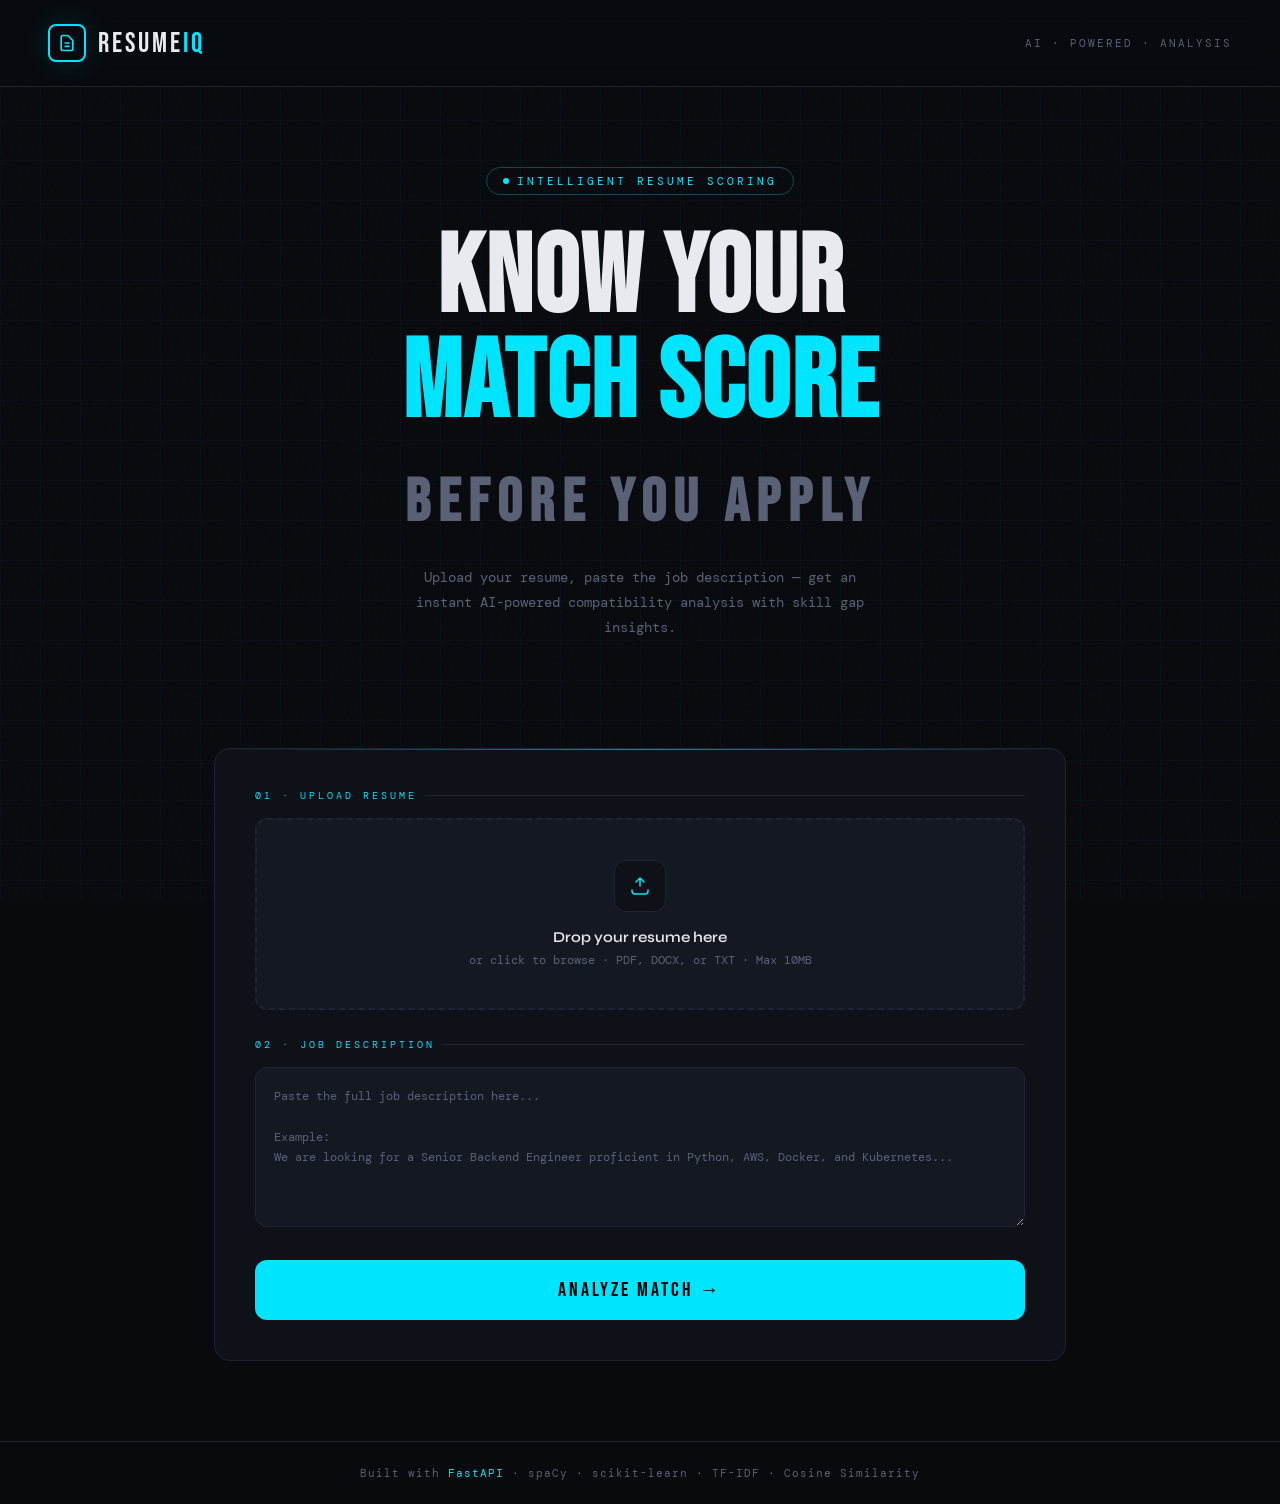
<file: index.html>
<!DOCTYPE html>
<html lang="en">
<head>
  <meta charset="UTF-8" />
  <meta name="viewport" content="width=device-width, initial-scale=1.0" />
  <meta name="description" content="ResumeIQ — AI-powered resume scoring. Upload your resume, paste the job description, get an instant compatibility analysis." />
  <meta name="keywords" content="resume, job match, AI resume analyzer, resume score, career" />
  <meta name="author" content="ResumeIQ" />
  <meta name="theme-color" content="#080a0e" />
  <title>ResumeIQ — AI Resume Matcher</title>
  <link rel="preconnect" href="https://fonts.googleapis.com" />
  <link rel="preconnect" href="https://fonts.gstatic.com" crossorigin />
  <link href="https://fonts.googleapis.com/css2?family=Bebas+Neue&family=DM+Mono:wght@300;400;500&family=Syne:wght@400;600;800&display=swap" rel="stylesheet" />
  <link rel="stylesheet" href="static/css/styles.css" />
</head>
<body>

<!-- ── HEADER ── -->
<header>
  <div class="logo">
    <div class="logo-icon">
      <svg viewBox="0 0 24 24" fill="none" stroke="currentColor" stroke-width="2" style="stroke: #00e5ff" aria-hidden="true">
        <path d="M9 12h6m-6 4h6m2 5H7a2 2 0 01-2-2V5a2 2 0 012-2h5.586a1 1 0 01.707.293l5.414 5.414A1 1 0 0119 9.414V19a2 2 0 01-2 2z"/>
      </svg>
    </div>
    <span class="logo-text">Resume<span>IQ</span></span>
  </div>
  <span class="header-tag">AI · POWERED · ANALYSIS</span>
</header>

<!-- ── HERO ── -->
<section class="hero">
  <div class="hero-label">Intelligent Resume Scoring</div>
  <h1>
    KNOW YOUR<br>
    <span class="line2">MATCH SCORE</span><br>
    <span class="line3">BEFORE YOU APPLY</span>
  </h1>
  <p>Upload your resume, paste the job description — get an instant AI-powered compatibility analysis with skill gap insights.</p>
</section>

<!-- ── FORM ── -->
<div class="main-card">
  <div class="card">
    <div class="section-label">01 · Upload Resume</div>

    <div class="upload-zone" id="uploadZone">
      <input type="file" id="resumeFile" accept=".pdf,.docx,.txt" aria-label="Upload resume (PDF, DOCX, or TXT)" />
      <div class="upload-icon">
        <svg viewBox="0 0 24 24" fill="none" stroke-width="1.5" stroke-linecap="round" stroke-linejoin="round" aria-hidden="true">
          <path d="M4 16v1a3 3 0 003 3h10a3 3 0 003-3v-1M12 12V4M8 8l4-4 4 4"/>
        </svg>
      </div>
      <div class="upload-title">Drop your resume here</div>
      <div class="upload-sub">or click to browse · PDF, DOCX, or TXT · Max 10MB</div>
    </div>

    <div class="file-selected" id="fileSelected">
      <svg width="14" height="14" viewBox="0 0 24 24" fill="none" stroke="currentColor" stroke-width="2" aria-hidden="true"><polyline points="20 6 9 17 4 12"/></svg>
      <span id="fileName">file.pdf</span>
    </div>

    <div class="section-label" style="margin-top: 28px;">02 · Job Description</div>

    <textarea class="jd-textarea" id="jobDesc" placeholder="Paste the full job description here...&#10;&#10;Example:&#10;We are looking for a Senior Backend Engineer proficient in Python, AWS, Docker, and Kubernetes..." aria-label="Job description"></textarea>

    <button type="button" class="submit-btn" id="analyzeBtn" onclick="analyzeResume()">
      <span class="btn-text">ANALYZE MATCH →</span>
      <span class="btn-loading" aria-live="polite">⟳ ANALYZING...</span>
    </button>

    <div class="error-box" id="errorBox" role="alert">
      <svg width="16" height="16" viewBox="0 0 24 24" fill="none" stroke="currentColor" stroke-width="2" aria-hidden="true"><circle cx="12" cy="12" r="10"/><line x1="12" y1="8" x2="12" y2="12"/><line x1="12" y1="16" x2="12.01" y2="16"/></svg>
      <span id="errorMsg"></span>
    </div>

    <div id="results" aria-live="polite">
      <div class="score-hero">
        <div class="score-ring">
          <svg viewBox="0 0 100 100" aria-hidden="true">
            <circle class="track" cx="50" cy="50" r="45"/>
            <circle class="fill" id="ringFill" cx="50" cy="50" r="45"/>
          </svg>
          <div class="score-center">
            <span class="score-number" id="scoreNum">0</span>
            <span class="score-pct">%</span>
          </div>
        </div>
        <div class="score-meta">
          <h2 id="scoreTitle">Analyzing...</h2>
          <p id="scoreDesc">Processing your resume against the job description.</p>
          <div class="score-badges">
            <span id="scoreBadge"></span>
            <span id="roleSuitability" class="role-suitability-badge"></span>
          </div>
        </div>
      </div>

      <div class="section-label">Score Breakdown</div>
      <div class="breakdown-grid">
        <div class="metric-card">
          <div class="metric-header">
            <span class="metric-name">TF-IDF Cosine</span>
            <span class="metric-value" id="m-cosine">0%</span>
          </div>
          <div class="metric-bar"><div class="metric-bar-fill bar-cosine" id="b-cosine"></div></div>
        </div>
        <div class="metric-card">
          <div class="metric-header">
            <span class="metric-name">Skill Overlap</span>
            <span class="metric-value" id="m-skill">0%</span>
          </div>
          <div class="metric-bar"><div class="metric-bar-fill bar-skill" id="b-skill"></div></div>
        </div>
        <div class="metric-card">
          <div class="metric-header">
            <span class="metric-name">Experience Match</span>
            <span class="metric-value" id="m-exp">0%</span>
          </div>
          <div class="metric-bar"><div class="metric-bar-fill bar-exp" id="b-exp"></div></div>
        </div>
        <div class="metric-card">
          <div class="metric-header">
            <span class="metric-name">Keyword Density</span>
            <span class="metric-value" id="m-density">0%</span>
          </div>
          <div class="metric-bar"><div class="metric-bar-fill bar-density" id="b-density"></div></div>
        </div>
      </div>

      <div class="weight-info">
        <span style="font-size:11px; color: var(--muted); margin-right:4px;">WEIGHTS:</span>
        <span class="weight-item"><span class="weight-dot" style="background:#00e5ff"></span>Cosine 40%</span>
        <span class="weight-item"><span class="weight-dot" style="background:#a259ff"></span>Skills 25%</span>
        <span class="weight-item"><span class="weight-dot" style="background:#ff6b35"></span>Experience 20%</span>
        <span class="weight-item"><span class="weight-dot" style="background:#00e676"></span>Density 15%</span>
      </div>

      <div class="section-label" style="margin-top:28px;">Skills Analysis</div>
      <div class="skills-grid">
        <div class="skills-panel">
          <div class="skills-panel-title matched"><span class="dot dot-matched"></span>Matched Skills</div>
          <div id="matchedSkills"></div>
        </div>
        <div class="skills-panel">
          <div class="skills-panel-title missing"><span class="dot dot-missing"></span>Missing Skills</div>
          <div id="missingSkills"></div>
        </div>
      </div>

      <div class="section-label" style="margin-top:28px;">Keywords to Add</div>
      <div class="keywords-panel">
        <p class="keywords-desc">Important keywords from the job description not found in your resume:</p>
        <div id="missingKeywords"></div>
      </div>

      <div class="section-label" style="margin-top:28px;">Improvement Suggestions</div>
      <div class="suggestions-grid">
        <div class="suggestion-card">
          <div class="suggestion-header"><span class="suggestion-icon">✦</span><h3>Skills to Add</h3></div>
          <ul id="skillsToAdd"></ul>
        </div>
        <div class="suggestion-card">
          <div class="suggestion-header"><span class="suggestion-icon">◆</span><h3>Tools & Technologies to Learn</h3></div>
          <ul id="toolsToLearn"></ul>
        </div>
        <div class="suggestion-card">
          <div class="suggestion-header"><span class="suggestion-icon">▲</span><h3>Resume Improvements</h3></div>
          <ul id="resumeImprovements"></ul>
        </div>
      </div>
    </div>
  </div>
</div>

<footer>Built with <span>FastAPI</span> · spaCy · scikit-learn · TF-IDF · Cosine Similarity</footer>

<script src="static/js/main.js"></script>
</body>
</html>
</file>
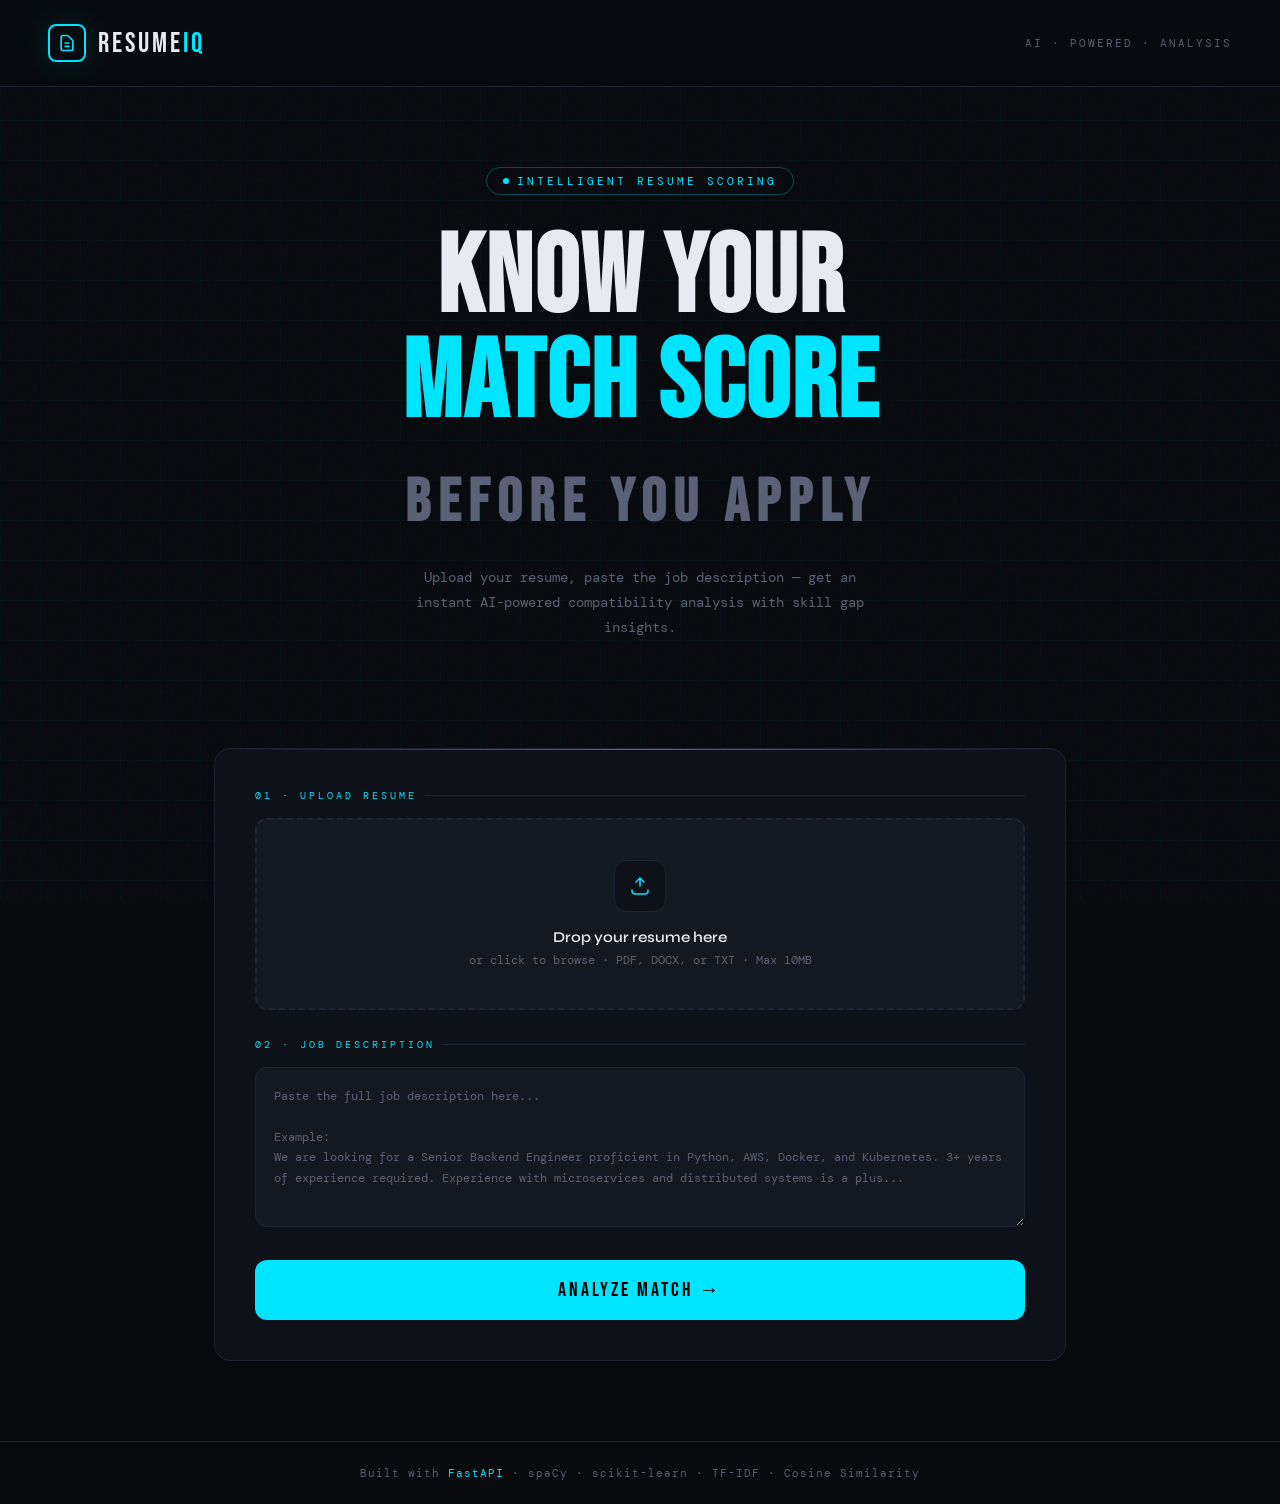
<file: static/index.html>
<!DOCTYPE html>
<html lang="en">
<head>
  <meta charset="UTF-8" />
  <meta name="viewport" content="width=device-width, initial-scale=1.0" />
  <meta name="description" content="ResumeIQ — AI-powered resume scoring. Upload your resume, paste the job description, get an instant compatibility analysis with skill gap insights." />
  <meta name="keywords" content="resume, job match, AI resume analyzer, resume score, career, job application" />
  <meta name="author" content="ResumeIQ" />
  <meta name="theme-color" content="#080a0e" />
  <title>ResumeIQ — AI Resume Matcher</title>
  <link rel="preconnect" href="https://fonts.googleapis.com" />
  <link rel="preconnect" href="https://fonts.gstatic.com" crossorigin />
  <link href="https://fonts.googleapis.com/css2?family=Bebas+Neue&family=DM+Mono:wght@300;400;500&family=Syne:wght@400;600;800&display=swap" rel="stylesheet" />
  <link rel="stylesheet" href="/static/css/styles.css" />
</head>
<body>

<!-- ── HEADER ── -->
<header>
  <div class="logo">
    <div class="logo-icon">
      <svg viewBox="0 0 24 24" fill="none" stroke="currentColor" stroke-width="2" style="stroke: #00e5ff" aria-hidden="true">
        <path d="M9 12h6m-6 4h6m2 5H7a2 2 0 01-2-2V5a2 2 0 012-2h5.586a1 1 0 01.707.293l5.414 5.414A1 1 0 0119 9.414V19a2 2 0 01-2 2z"/>
      </svg>
    </div>
    <span class="logo-text">Resume<span>IQ</span></span>
  </div>
  <span class="header-tag">AI · POWERED · ANALYSIS</span>
</header>

<!-- ── HERO ── -->
<section class="hero">
  <div class="hero-label">Intelligent Resume Scoring</div>
  <h1>
    KNOW YOUR<br>
    <span class="line2">MATCH SCORE</span><br>
    <span class="line3">BEFORE YOU APPLY</span>
  </h1>
  <p>Upload your resume, paste the job description — get an instant AI-powered compatibility analysis with skill gap insights.</p>
</section>

<!-- ── FORM ── -->
<div class="main-card">
  <div class="card">
    <div class="section-label">01 · Upload Resume</div>

    <div class="upload-zone" id="uploadZone">
      <input type="file" id="resumeFile" accept=".pdf,.docx,.txt" aria-label="Upload resume (PDF, DOCX, or TXT)" />
      <div class="upload-icon">
        <svg viewBox="0 0 24 24" fill="none" stroke-width="1.5" stroke-linecap="round" stroke-linejoin="round" aria-hidden="true">
          <path d="M4 16v1a3 3 0 003 3h10a3 3 0 003-3v-1M12 12V4M8 8l4-4 4 4"/>
        </svg>
      </div>
      <div class="upload-title">Drop your resume here</div>
      <div class="upload-sub">or click to browse · PDF, DOCX, or TXT · Max 10MB</div>
    </div>

    <div class="file-selected" id="fileSelected">
      <svg width="14" height="14" viewBox="0 0 24 24" fill="none" stroke="currentColor" stroke-width="2" aria-hidden="true"><polyline points="20 6 9 17 4 12"/></svg>
      <span id="fileName">file.pdf</span>
    </div>

    <div class="section-label" style="margin-top: 28px;">02 · Job Description</div>

    <textarea
      class="jd-textarea"
      id="jobDesc"
      placeholder="Paste the full job description here...

Example:
We are looking for a Senior Backend Engineer proficient in Python, AWS, Docker, and Kubernetes. 3+ years of experience required. Experience with microservices and distributed systems is a plus..."
      aria-label="Job description"
    ></textarea>

    <button type="button" class="submit-btn" id="analyzeBtn" onclick="analyzeResume()">
      <span class="btn-text">ANALYZE MATCH →</span>
      <span class="btn-loading" aria-live="polite">⟳ ANALYZING...</span>
    </button>

    <div class="error-box" id="errorBox" role="alert">
      <svg width="16" height="16" viewBox="0 0 24 24" fill="none" stroke="currentColor" stroke-width="2" aria-hidden="true"><circle cx="12" cy="12" r="10"/><line x1="12" y1="8" x2="12" y2="12"/><line x1="12" y1="16" x2="12.01" y2="16"/></svg>
      <span id="errorMsg"></span>
    </div>

    <!-- ── RESULTS ── -->
    <div id="results" aria-live="polite">
      <div class="score-hero">
        <div class="score-ring">
          <svg viewBox="0 0 100 100" aria-hidden="true">
            <circle class="track" cx="50" cy="50" r="45"/>
            <circle class="fill" id="ringFill" cx="50" cy="50" r="45"/>
          </svg>
          <div class="score-center">
            <span class="score-number" id="scoreNum">0</span>
            <span class="score-pct">%</span>
          </div>
        </div>
        <div class="score-meta">
          <h2 id="scoreTitle">Analyzing...</h2>
          <p id="scoreDesc">Processing your resume against the job description.</p>
          <div class="score-badges">
            <span id="scoreBadge"></span>
            <span id="roleSuitability" class="role-suitability-badge"></span>
          </div>
        </div>
      </div>

      <div class="section-label">Score Breakdown</div>
      <div class="breakdown-grid">
        <div class="metric-card">
          <div class="metric-header">
            <span class="metric-name">TF-IDF Cosine</span>
            <span class="metric-value" id="m-cosine">0%</span>
          </div>
          <div class="metric-bar"><div class="metric-bar-fill bar-cosine" id="b-cosine"></div></div>
        </div>
        <div class="metric-card">
          <div class="metric-header">
            <span class="metric-name">Skill Overlap</span>
            <span class="metric-value" id="m-skill">0%</span>
          </div>
          <div class="metric-bar"><div class="metric-bar-fill bar-skill" id="b-skill"></div></div>
        </div>
        <div class="metric-card">
          <div class="metric-header">
            <span class="metric-name">Experience Match</span>
            <span class="metric-value" id="m-exp">0%</span>
          </div>
          <div class="metric-bar"><div class="metric-bar-fill bar-exp" id="b-exp"></div></div>
        </div>
        <div class="metric-card">
          <div class="metric-header">
            <span class="metric-name">Keyword Density</span>
            <span class="metric-value" id="m-density">0%</span>
          </div>
          <div class="metric-bar"><div class="metric-bar-fill bar-density" id="b-density"></div></div>
        </div>
      </div>

      <div class="weight-info">
        <span style="font-size:11px; color: var(--muted); margin-right:4px;">WEIGHTS:</span>
        <span class="weight-item"><span class="weight-dot" style="background:#00e5ff"></span>Cosine 40%</span>
        <span class="weight-item"><span class="weight-dot" style="background:#a259ff"></span>Skills 25%</span>
        <span class="weight-item"><span class="weight-dot" style="background:#ff6b35"></span>Experience 20%</span>
        <span class="weight-item"><span class="weight-dot" style="background:#00e676"></span>Density 15%</span>
      </div>

      <div class="section-label" style="margin-top:28px;">Skills Analysis</div>
      <div class="skills-grid">
        <div class="skills-panel">
          <div class="skills-panel-title matched">
            <span class="dot dot-matched"></span>Matched Skills
          </div>
          <div id="matchedSkills"></div>
        </div>
        <div class="skills-panel">
          <div class="skills-panel-title missing">
            <span class="dot dot-missing"></span>Missing Skills
          </div>
          <div id="missingSkills"></div>
        </div>
      </div>

      <div class="section-label" style="margin-top:28px;">Keywords to Add</div>
      <div class="keywords-panel">
        <p class="keywords-desc">Important keywords from the job description not found in your resume:</p>
        <div id="missingKeywords"></div>
      </div>

      <div class="section-label" style="margin-top:28px;">Improvement Suggestions</div>
      <div class="suggestions-grid">
        <div class="suggestion-card">
          <div class="suggestion-header">
            <span class="suggestion-icon">✦</span>
            <h3>Skills to Add</h3>
          </div>
          <ul id="skillsToAdd"></ul>
        </div>
        <div class="suggestion-card">
          <div class="suggestion-header">
            <span class="suggestion-icon">◆</span>
            <h3>Tools & Technologies to Learn</h3>
          </div>
          <ul id="toolsToLearn"></ul>
        </div>
        <div class="suggestion-card">
          <div class="suggestion-header">
            <span class="suggestion-icon">▲</span>
            <h3>Resume Improvements</h3>
          </div>
          <ul id="resumeImprovements"></ul>
        </div>
      </div>
    </div>
  </div>
</div>

<!-- ── FOOTER ── -->
<footer>
  Built with <span>FastAPI</span> · spaCy · scikit-learn · TF-IDF · Cosine Similarity
</footer>

<script src="/static/js/main.js"></script>
</body>
</html>
</file>
<file: static/css/styles.css>
/* ResumeIQ — AI Resume Matcher - Responsive Styles */

:root {
  --bg: #080a0e;
  --surface: #0e1117;
  --surface2: #141820;
  --border: #1e2433;
  --accent: #00e5ff;
  --accent2: #ff6b35;
  --accent3: #a259ff;
  --text: #e8eaf0;
  --muted: #5a6177;
  --success: #00e676;
  --warn: #ffb300;
  --danger: #ff3d57;
  --glow: 0 0 30px rgba(0,229,255,0.15);
  --glow-strong: 0 0 60px rgba(0,229,255,0.3);
  --touch-min: 44px;
}

*, *::before, *::after { box-sizing: border-box; margin: 0; padding: 0; }

html { scroll-behavior: smooth; }

body {
  background: var(--bg);
  color: var(--text);
  font-family: 'DM Mono', monospace;
  min-height: 100vh;
  overflow-x: hidden;
  font-size: 16px;
}

/* ── Grid background ── */
body::before {
  content: '';
  position: fixed;
  inset: 0;
  background-image:
    linear-gradient(rgba(0,229,255,0.03) 1px, transparent 1px),
    linear-gradient(90deg, rgba(0,229,255,0.03) 1px, transparent 1px);
  background-size: 40px 40px;
  pointer-events: none;
  z-index: 0;
}

/* ── Noise overlay ── */
body::after {
  content: '';
  position: fixed;
  inset: 0;
  background-image: url("data:image/svg+xml,%3Csvg viewBox='0 0 256 256' xmlns='http://www.w3.org/2000/svg'%3E%3Cfilter id='n'%3E%3CfeTurbulence type='fractalNoise' baseFrequency='0.9' numOctaves='4' stitchTiles='stitch'/%3E%3C/filter%3E%3Crect width='100%25' height='100%25' filter='url(%23n)' opacity='0.04'/%3E%3C/svg%3E");
  pointer-events: none;
  opacity: 0.4;
  z-index: 0;
}

/* ── HEADER ── */
header {
  position: relative;
  z-index: 10;
  padding: 16px 24px;
  display: flex;
  flex-wrap: wrap;
  align-items: center;
  justify-content: space-between;
  gap: 12px;
  border-bottom: 1px solid var(--border);
  backdrop-filter: blur(12px);
  background: rgba(8,10,14,0.8);
}

@media (min-width: 768px) {
  header { padding: 24px 48px; }
}

.logo {
  display: flex;
  align-items: center;
  gap: 12px;
}

.logo-icon {
  width: 36px;
  height: 36px;
  min-width: 36px;
  min-height: 36px;
  border: 2px solid var(--accent);
  border-radius: 8px;
  display: flex;
  align-items: center;
  justify-content: center;
  box-shadow: var(--glow);
  animation: pulse-border 3s ease-in-out infinite;
}

@media (min-width: 768px) {
  .logo-icon { width: 38px; height: 38px; min-width: 38px; min-height: 38px; }
}

@keyframes pulse-border {
  0%, 100% { box-shadow: var(--glow); }
  50% { box-shadow: var(--glow-strong); }
}

.logo-icon svg { width: 18px; height: 18px; flex-shrink: 0; }

@media (min-width: 768px) {
  .logo-icon svg { width: 20px; height: 20px; }
}

.logo-text {
  font-family: 'Bebas Neue', sans-serif;
  font-size: clamp(22px, 5vw, 28px);
  letter-spacing: 2px;
  color: var(--text);
}

@media (min-width: 768px) {
  .logo-text { letter-spacing: 3px; }
}

.logo-text span { color: var(--accent); }

.header-tag {
  font-size: 10px;
  color: var(--muted);
  letter-spacing: 1.5px;
  text-transform: uppercase;
}

@media (min-width: 768px) {
  .header-tag { font-size: 11px; letter-spacing: 2px; }
}

/* ── HERO ── */
.hero {
  position: relative;
  z-index: 10;
  text-align: center;
  padding: 40px 20px 40px;
}

@media (min-width: 768px) {
  .hero { padding: 80px 48px 60px; }
}

.hero-label {
  display: inline-flex;
  align-items: center;
  gap: 8px;
  font-size: 10px;
  letter-spacing: 2px;
  text-transform: uppercase;
  color: var(--accent);
  border: 1px solid rgba(0,229,255,0.3);
  padding: 6px 12px;
  border-radius: 100px;
  margin-bottom: 24px;
  animation: fadeDown 0.6s ease forwards;
}

@media (min-width: 768px) {
  .hero-label { font-size: 11px; letter-spacing: 3px; padding: 6px 16px; margin-bottom: 32px; }
}

.hero-label::before {
  content: '';
  width: 6px; height: 6px;
  background: var(--accent);
  border-radius: 50%;
  flex-shrink: 0;
  animation: blink 1.5s ease-in-out infinite;
}

@keyframes blink { 0%, 100% { opacity: 1; } 50% { opacity: 0.2; } }

.hero h1 {
  font-family: 'Bebas Neue', sans-serif;
  font-size: clamp(36px, 10vw, 110px);
  line-height: 0.95;
  letter-spacing: 1px;
  margin-bottom: 20px;
  animation: fadeDown 0.6s 0.1s ease both;
}

@media (min-width: 768px) {
  .hero h1 { letter-spacing: 2px; margin-bottom: 24px; }
}

.hero h1 .line2 { color: var(--accent); }
.hero h1 .line3 { color: var(--muted); font-size: 0.55em; letter-spacing: 4px; }

@media (min-width: 768px) {
  .hero h1 .line3 { letter-spacing: 8px; }
}

.hero p {
  font-size: clamp(13px, 2.5vw, 14px);
  color: var(--muted);
  max-width: 480px;
  margin: 0 auto 40px;
  line-height: 1.8;
  padding: 0 8px;
  animation: fadeDown 0.6s 0.2s ease both;
}

@media (min-width: 768px) {
  .hero p { margin-bottom: 48px; padding: 0; }
}

@keyframes fadeDown {
  from { opacity: 0; transform: translateY(-16px); }
  to   { opacity: 1; transform: translateY(0); }
}

/* ── MAIN CARD ── */
.main-card {
  position: relative;
  z-index: 10;
  max-width: 900px;
  margin: 0 auto;
  padding: 0 16px 60px;
  animation: fadeUp 0.8s 0.3s ease both;
}

@media (min-width: 768px) {
  .main-card { padding: 0 24px 80px; }
}

@keyframes fadeUp {
  from { opacity: 0; transform: translateY(24px); }
  to   { opacity: 1; transform: translateY(0); }
}

.card {
  background: var(--surface);
  border: 1px solid var(--border);
  border-radius: 16px;
  padding: 24px 20px;
  position: relative;
  overflow: hidden;
}

@media (min-width: 768px) {
  .card { padding: 40px; }
}

.card::before {
  content: '';
  position: absolute;
  top: 0; left: 0; right: 0;
  height: 1px;
  background: linear-gradient(90deg, transparent, var(--accent), transparent);
  opacity: 0.6;
}

.section-label {
  font-size: 10px;
  letter-spacing: 3px;
  text-transform: uppercase;
  color: var(--accent);
  margin-bottom: 16px;
  display: flex;
  align-items: center;
  gap: 8px;
}

.section-label::after {
  content: '';
  flex: 1;
  min-width: 8px;
  height: 1px;
  background: var(--border);
}

/* ── UPLOAD ZONE ── */
.upload-zone {
  border: 2px dashed var(--border);
  border-radius: 12px;
  padding: 32px 20px;
  text-align: center;
  cursor: pointer;
  transition: all 0.3s ease;
  position: relative;
  background: var(--surface2);
  margin-bottom: 24px;
  min-height: var(--touch-min);
}

@media (min-width: 768px) {
  .upload-zone { padding: 40px 24px; margin-bottom: 28px; }
}

.upload-zone:hover,
.upload-zone:focus-within,
.upload-zone.drag-over {
  border-color: var(--accent);
  background: rgba(0,229,255,0.04);
  box-shadow: inset 0 0 40px rgba(0,229,255,0.05);
}

.upload-zone input {
  position: absolute;
  inset: 0;
  opacity: 0;
  cursor: pointer;
  width: 100%;
  height: 100%;
  min-height: var(--touch-min);
}

.upload-icon {
  width: 48px;
  height: 48px;
  margin: 0 auto 12px;
  border: 1px solid var(--border);
  border-radius: 12px;
  display: flex;
  align-items: center;
  justify-content: center;
  background: var(--surface);
  transition: all 0.3s;
}

@media (min-width: 768px) {
  .upload-icon { width: 52px; height: 52px; margin-bottom: 16px; }
}

.upload-zone:hover .upload-icon,
.upload-zone:focus-within .upload-icon {
  border-color: var(--accent);
  box-shadow: 0 0 20px rgba(0,229,255,0.2);
}

.upload-icon svg { width: 22px; height: 22px; stroke: var(--accent); }

@media (min-width: 768px) {
  .upload-icon svg { width: 24px; height: 24px; }
}

.upload-title {
  font-family: 'Syne', sans-serif;
  font-size: 14px;
  font-weight: 600;
  color: var(--text);
  margin-bottom: 6px;
}

@media (min-width: 768px) {
  .upload-title { font-size: 15px; }
}

.upload-sub {
  font-size: 11px;
  color: var(--muted);
}

@media (min-width: 768px) {
  .upload-sub { font-size: 12px; }
}

.file-selected {
  display: none;
  align-items: center;
  gap: 10px;
  padding: 12px 16px;
  background: rgba(0,230,118,0.08);
  border: 1px solid rgba(0,230,118,0.2);
  border-radius: 8px;
  margin-top: 12px;
  font-size: 12px;
  color: var(--success);
}

.file-selected.show { display: flex; }

/* ── TEXTAREA ── */
.jd-textarea {
  width: 100%;
  background: var(--surface2);
  border: 1px solid var(--border);
  border-radius: 12px;
  padding: 16px;
  font-family: 'DM Mono', monospace;
  font-size: 14px;
  color: var(--text);
  resize: vertical;
  min-height: 140px;
  line-height: 1.7;
  transition: border-color 0.3s, box-shadow 0.3s;
  outline: none;
  margin-bottom: 24px;
}

@media (min-width: 768px) {
  .jd-textarea { font-size: 12px; min-height: 160px; padding: 18px; margin-bottom: 28px; }
}

.jd-textarea::placeholder { color: var(--muted); }

.jd-textarea:focus {
  border-color: var(--accent);
  box-shadow: 0 0 0 3px rgba(0,229,255,0.08);
}

/* ── SUBMIT BUTTON ── */
.submit-btn {
  width: 100%;
  padding: 18px;
  min-height: var(--touch-min);
  background: var(--accent);
  color: #000;
  border: none;
  border-radius: 12px;
  font-family: 'Bebas Neue', sans-serif;
  font-size: 18px;
  letter-spacing: 2px;
  cursor: pointer;
  transition: all 0.3s;
  position: relative;
  overflow: hidden;
}

@media (min-width: 768px) {
  .submit-btn { font-size: 20px; letter-spacing: 3px; }
}

.submit-btn::before {
  content: '';
  position: absolute;
  top: 0; left: -100%;
  width: 100%; height: 100%;
  background: linear-gradient(90deg, transparent, rgba(255,255,255,0.2), transparent);
  transition: left 0.5s;
}

.submit-btn:hover::before { left: 100%; }

.submit-btn:hover {
  background: #33eeff;
  box-shadow: 0 0 40px rgba(0,229,255,0.4);
  transform: translateY(-1px);
}

.submit-btn:active { transform: translateY(0); }

.submit-btn:disabled {
  background: var(--muted);
  cursor: not-allowed;
  transform: none;
  box-shadow: none;
}

.submit-btn .btn-loading { display: none; }
.submit-btn.loading .btn-text { display: none; }
.submit-btn.loading .btn-loading { display: inline; }

/* ── RESULTS ── */
#results {
  display: none;
  margin-top: 28px;
  animation: fadeUp 0.5s ease both;
}

@media (min-width: 768px) {
  #results { margin-top: 32px; }
}

#results.show { display: block; }

/* Score Hero - stack on mobile, side-by-side on desktop */
.score-hero {
  display: flex;
  flex-direction: column;
  align-items: center;
  text-align: center;
  gap: 24px;
  background: var(--surface2);
  border: 1px solid var(--border);
  border-radius: 16px;
  padding: 28px 20px;
  margin-bottom: 24px;
  position: relative;
  overflow: hidden;
}

@media (min-width: 640px) {
  .score-hero {
    display: grid;
    grid-template-columns: auto 1fr;
    gap: 32px;
    align-items: center;
    text-align: left;
    padding: 36px;
  }
}

.score-hero::after {
  content: '';
  position: absolute;
  top: -50%;
  right: -50px;
  width: 200px;
  height: 200px;
  border-radius: 50%;
  background: radial-gradient(circle, rgba(0,229,255,0.08) 0%, transparent 70%);
  pointer-events: none;
}

.score-ring {
  width: 110px;
  height: 110px;
  position: relative;
  flex-shrink: 0;
}

@media (min-width: 768px) {
  .score-ring { width: 120px; height: 120px; }
}

.score-ring svg {
  transform: rotate(-90deg);
  width: 100%;
  height: 100%;
}

.score-ring circle {
  fill: none;
  stroke-width: 8;
  stroke-linecap: round;
}

.score-ring .track { stroke: var(--border); }

.score-ring .fill {
  stroke: var(--accent);
  stroke-dasharray: 283;
  stroke-dashoffset: 283;
  transition: stroke-dashoffset 1.5s cubic-bezier(0.4, 0, 0.2, 1);
  filter: drop-shadow(0 0 6px var(--accent));
}

.score-center {
  position: absolute;
  inset: 0;
  display: flex;
  flex-direction: column;
  align-items: center;
  justify-content: center;
}

.score-number {
  font-family: 'Bebas Neue', sans-serif;
  font-size: 28px;
  line-height: 1;
  color: var(--text);
}

@media (min-width: 768px) {
  .score-number { font-size: 34px; }
}

.score-pct { font-size: 11px; color: var(--muted); }

.score-meta h2 {
  font-family: 'Syne', sans-serif;
  font-size: clamp(18px, 4vw, 22px);
  font-weight: 800;
  margin-bottom: 8px;
}

.score-meta p {
  font-size: 12px;
  color: var(--muted);
  line-height: 1.6;
  max-width: 100%;
}

@media (min-width: 640px) {
  .score-meta p { max-width: 400px; }
}

.score-badge {
  display: inline-flex;
  align-items: center;
  gap: 6px;
  font-size: 11px;
  padding: 4px 12px;
  border-radius: 100px;
  margin-top: 12px;
  font-family: 'Syne', sans-serif;
  font-weight: 600;
  letter-spacing: 1px;
}

.badge-excellent { background: rgba(0,230,118,0.12); color: var(--success); border: 1px solid rgba(0,230,118,0.3); }
.badge-good      { background: rgba(0,229,255,0.10); color: var(--accent);  border: 1px solid rgba(0,229,255,0.3); }
.badge-moderate  { background: rgba(255,179,0,0.10); color: var(--warn);    border: 1px solid rgba(255,179,0,0.3); }
.badge-low       { background: rgba(255,61,87,0.10); color: var(--danger);  border: 1px solid rgba(255,61,87,0.3); }

.score-badges { display: flex; flex-wrap: wrap; gap: 8px; margin-top: 12px; align-items: center; }
.score-badges .score-badge { margin-top: 0; }
.role-suitability-badge {
  display: inline-flex; align-items: center; font-size: 11px; padding: 4px 12px;
  border-radius: 100px; font-family: 'Syne', sans-serif; font-weight: 600; letter-spacing: 1px;
}
.role-suitability-badge.success { background: rgba(0,230,118,0.12); color: var(--success); border: 1px solid rgba(0,230,118,0.3); }
.role-suitability-badge.accent { background: rgba(0,229,255,0.10); color: var(--accent); border: 1px solid rgba(0,229,255,0.3); }
.role-suitability-badge.warn { background: rgba(255,179,0,0.10); color: var(--warn); border: 1px solid rgba(255,179,0,0.3); }
.role-suitability-badge.danger { background: rgba(255,61,87,0.10); color: var(--danger); border: 1px solid rgba(255,61,87,0.3); }

/* ── KEYWORDS PANEL ── */
.keywords-panel {
  background: var(--surface2); border: 1px solid var(--border); border-radius: 12px;
  padding: 20px; margin-bottom: 24px;
}
.keywords-desc { font-size: 11px; color: var(--muted); margin-bottom: 12px; line-height: 1.5; }
#missingKeywords { display: flex; flex-wrap: wrap; gap: 8px; }
.keyword-tag {
  display: inline-block; font-size: 11px; padding: 4px 10px;
  background: rgba(255,179,0,0.08); border: 1px solid rgba(255,179,0,0.25);
  color: var(--warn); border-radius: 6px;
}

/* ── SUGGESTIONS ── */
.suggestions-grid {
  display: grid; grid-template-columns: 1fr; gap: 16px; margin-bottom: 24px;
}
@media (min-width: 768px) {
  .suggestions-grid { grid-template-columns: repeat(3, 1fr); }
}
.suggestion-card {
  background: var(--surface2); border: 1px solid var(--border); border-radius: 12px;
  padding: 20px; transition: border-color 0.3s;
}
.suggestion-card:hover { border-color: rgba(0,229,255,0.3); }
.suggestion-header {
  display: flex; align-items: center; gap: 10px; margin-bottom: 14px;
}
.suggestion-icon { font-size: 18px; color: var(--accent); }
.suggestion-card h3 {
  font-family: 'Syne', sans-serif; font-size: 13px; font-weight: 700;
  color: var(--text); letter-spacing: 0.5px;
}
.suggestion-card ul {
  margin: 0; padding-left: 18px; font-size: 12px; color: var(--muted);
  line-height: 1.7;
}
.suggestion-card li { margin-bottom: 6px; }

/* ── BREAKDOWN GRID ── */
.breakdown-grid {
  display: grid;
  grid-template-columns: 1fr;
  gap: 16px;
  margin-bottom: 24px;
}

@media (min-width: 600px) {
  .breakdown-grid { grid-template-columns: repeat(2, 1fr); }
}

.metric-card {
  background: var(--surface2);
  border: 1px solid var(--border);
  border-radius: 12px;
  padding: 20px;
  transition: border-color 0.3s;
}

.metric-card:hover { border-color: rgba(0,229,255,0.3); }

.metric-header {
  display: flex;
  justify-content: space-between;
  align-items: center;
  margin-bottom: 14px;
}

.metric-name {
  font-size: 11px;
  letter-spacing: 2px;
  text-transform: uppercase;
  color: var(--muted);
}

.metric-value {
  font-family: 'Bebas Neue', sans-serif;
  font-size: 20px;
  color: var(--text);
}

@media (min-width: 768px) {
  .metric-value { font-size: 22px; }
}

.metric-bar {
  height: 4px;
  background: var(--border);
  border-radius: 100px;
  overflow: hidden;
}

.metric-bar-fill {
  height: 100%;
  border-radius: 100px;
  width: 0%;
  transition: width 1.2s cubic-bezier(0.4, 0, 0.2, 1);
}

.bar-cosine  { background: linear-gradient(90deg, var(--accent), #0097a7); }
.bar-skill   { background: linear-gradient(90deg, var(--accent3), #7b1fa2); }
.bar-exp     { background: linear-gradient(90deg, var(--accent2), #e64a19); }
.bar-density { background: linear-gradient(90deg, var(--success), #00897b); }

/* ── SKILLS SECTION ── */
.skills-grid {
  display: grid;
  grid-template-columns: 1fr;
  gap: 16px;
}

@media (min-width: 600px) {
  .skills-grid { grid-template-columns: 1fr 1fr; }
}

.skills-panel {
  background: var(--surface2);
  border: 1px solid var(--border);
  border-radius: 12px;
  padding: 20px;
}

.skills-panel-title {
  font-size: 11px;
  letter-spacing: 2px;
  text-transform: uppercase;
  margin-bottom: 14px;
  display: flex;
  align-items: center;
  gap: 8px;
}

.dot { width: 7px; height: 7px; border-radius: 50%; display: inline-block; flex-shrink: 0; }
.dot-matched { background: var(--success); box-shadow: 0 0 8px var(--success); }
.dot-missing { background: var(--danger);  box-shadow: 0 0 8px var(--danger); }

.skills-panel-title.matched { color: var(--success); }
.skills-panel-title.missing { color: var(--danger); }

.skill-tag {
  display: inline-flex;
  align-items: center;
  gap: 5px;
  font-size: 11px;
  padding: 6px 10px;
  border-radius: 6px;
  margin: 3px;
  font-family: 'DM Mono', monospace;
  transition: transform 0.2s;
}

.skill-tag:hover { transform: translateY(-2px); }
.skill-tag.matched { background: rgba(0,230,118,0.1); border: 1px solid rgba(0,230,118,0.25); color: var(--success); }
.skill-tag.missing { background: rgba(255,61,87,0.1);  border: 1px solid rgba(255,61,87,0.25);  color: var(--danger); }

.no-skills { font-size: 12px; color: var(--muted); font-style: italic; }

/* ── WEIGHT INFO ── */
.weight-info {
  display: flex;
  gap: 16px;
  flex-wrap: wrap;
  margin-top: 20px;
  padding: 16px;
  background: var(--surface2);
  border: 1px solid var(--border);
  border-radius: 10px;
  font-size: 11px;
  color: var(--muted);
}

.weight-item { display: flex; align-items: center; gap: 6px; }
.weight-dot { width: 8px; height: 8px; border-radius: 2px; flex-shrink: 0; }

/* ── ERROR ── */
.error-box {
  display: none;
  padding: 16px;
  background: rgba(255,61,87,0.08);
  border: 1px solid rgba(255,61,87,0.3);
  border-radius: 10px;
  margin-top: 16px;
  font-size: 13px;
  color: var(--danger);
}

.error-box.show { display: flex; align-items: center; gap: 10px; }

/* ── FOOTER ── */
footer {
  position: relative;
  z-index: 10;
  text-align: center;
  padding: 20px 16px;
  border-top: 1px solid var(--border);
  font-size: 11px;
  color: var(--muted);
  letter-spacing: 1px;
}

@media (min-width: 768px) {
  footer { padding: 24px; }
}

footer span { color: var(--accent); }

/* ── SCROLLBAR ── */
::-webkit-scrollbar { width: 6px; }
::-webkit-scrollbar-track { background: var(--bg); }
::-webkit-scrollbar-thumb { background: var(--border); border-radius: 3px; }
::-webkit-scrollbar-thumb:hover { background: var(--muted); }

/* ── Focus styles for accessibility ── */
a:focus-visible,
button:focus-visible,
input:focus-visible,
textarea:focus-visible {
  outline: 2px solid var(--accent);
  outline-offset: 2px;
}

/* Reduce motion for users who prefer it */
@media (prefers-reduced-motion: reduce) {
  *, *::before, *::after {
    animation-duration: 0.01ms !important;
    animation-iteration-count: 1 !important;
    transition-duration: 0.01ms !important;
  }
}
</file>
